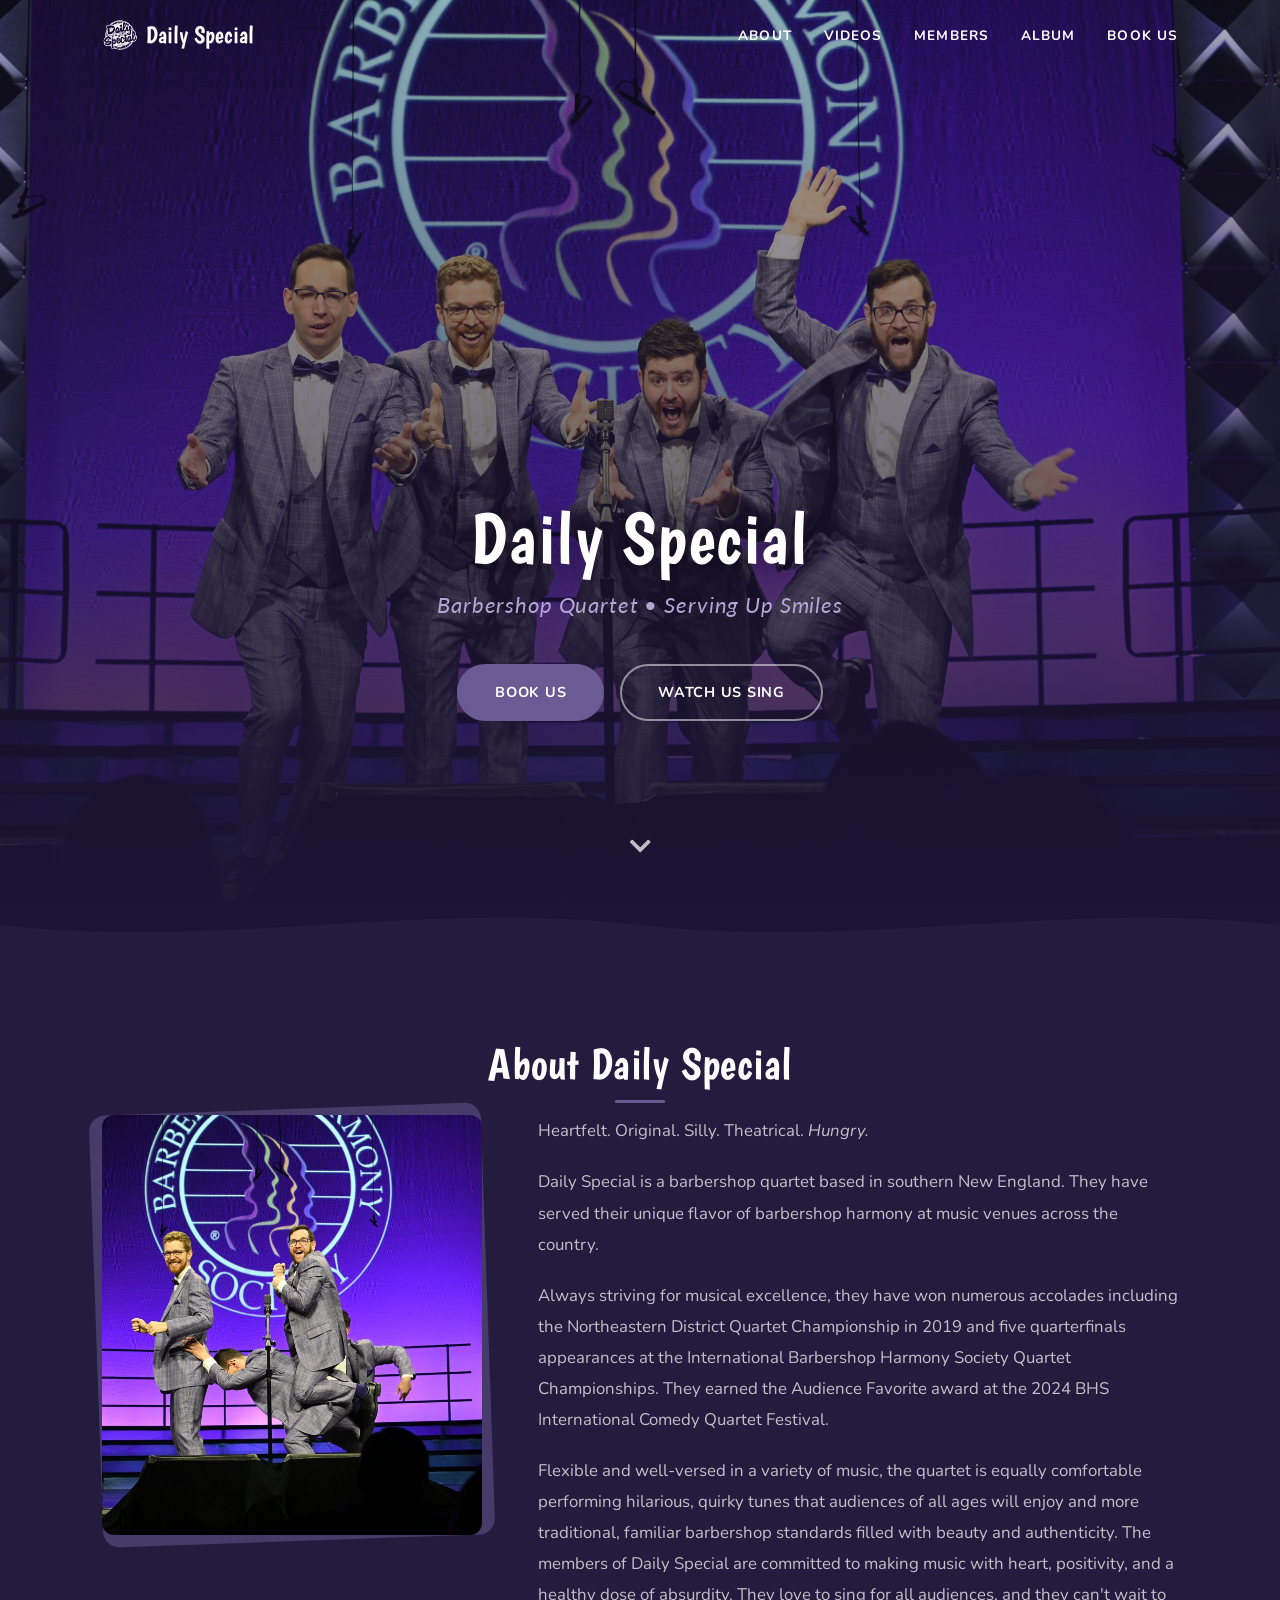
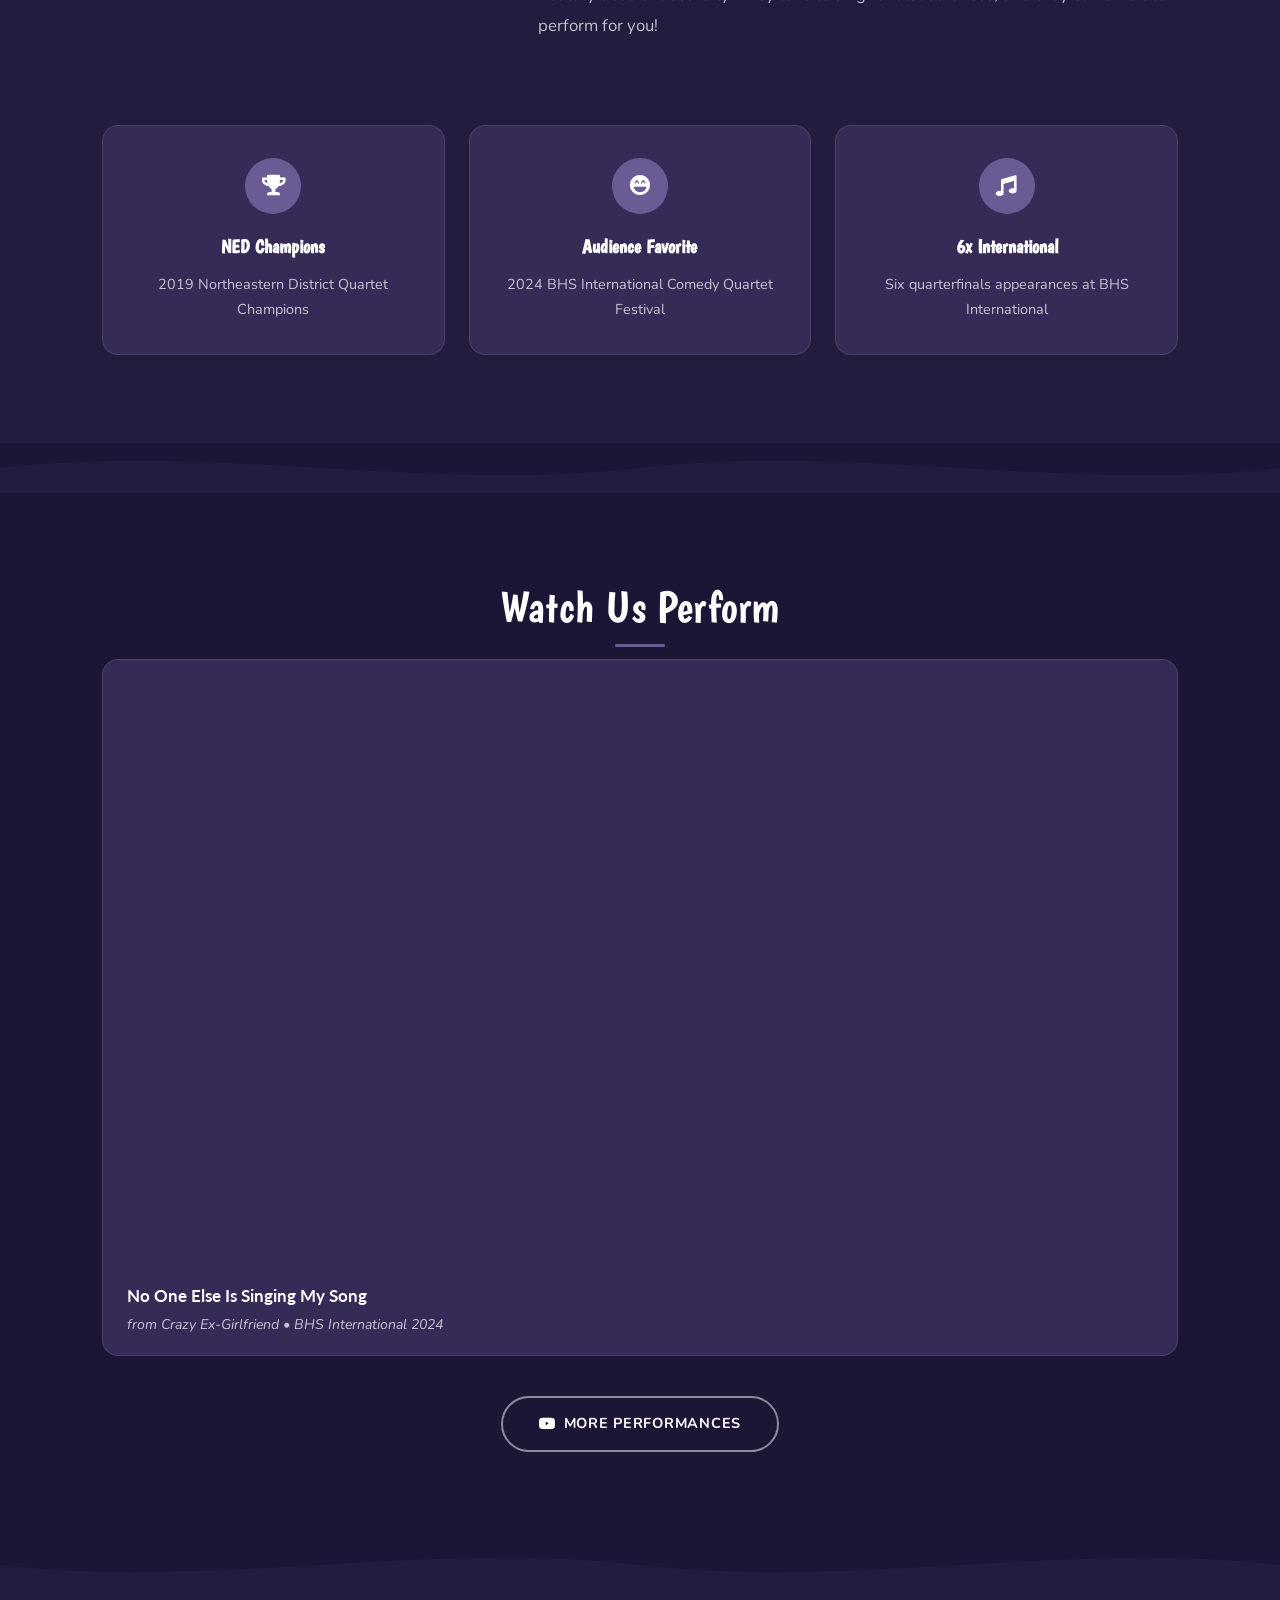
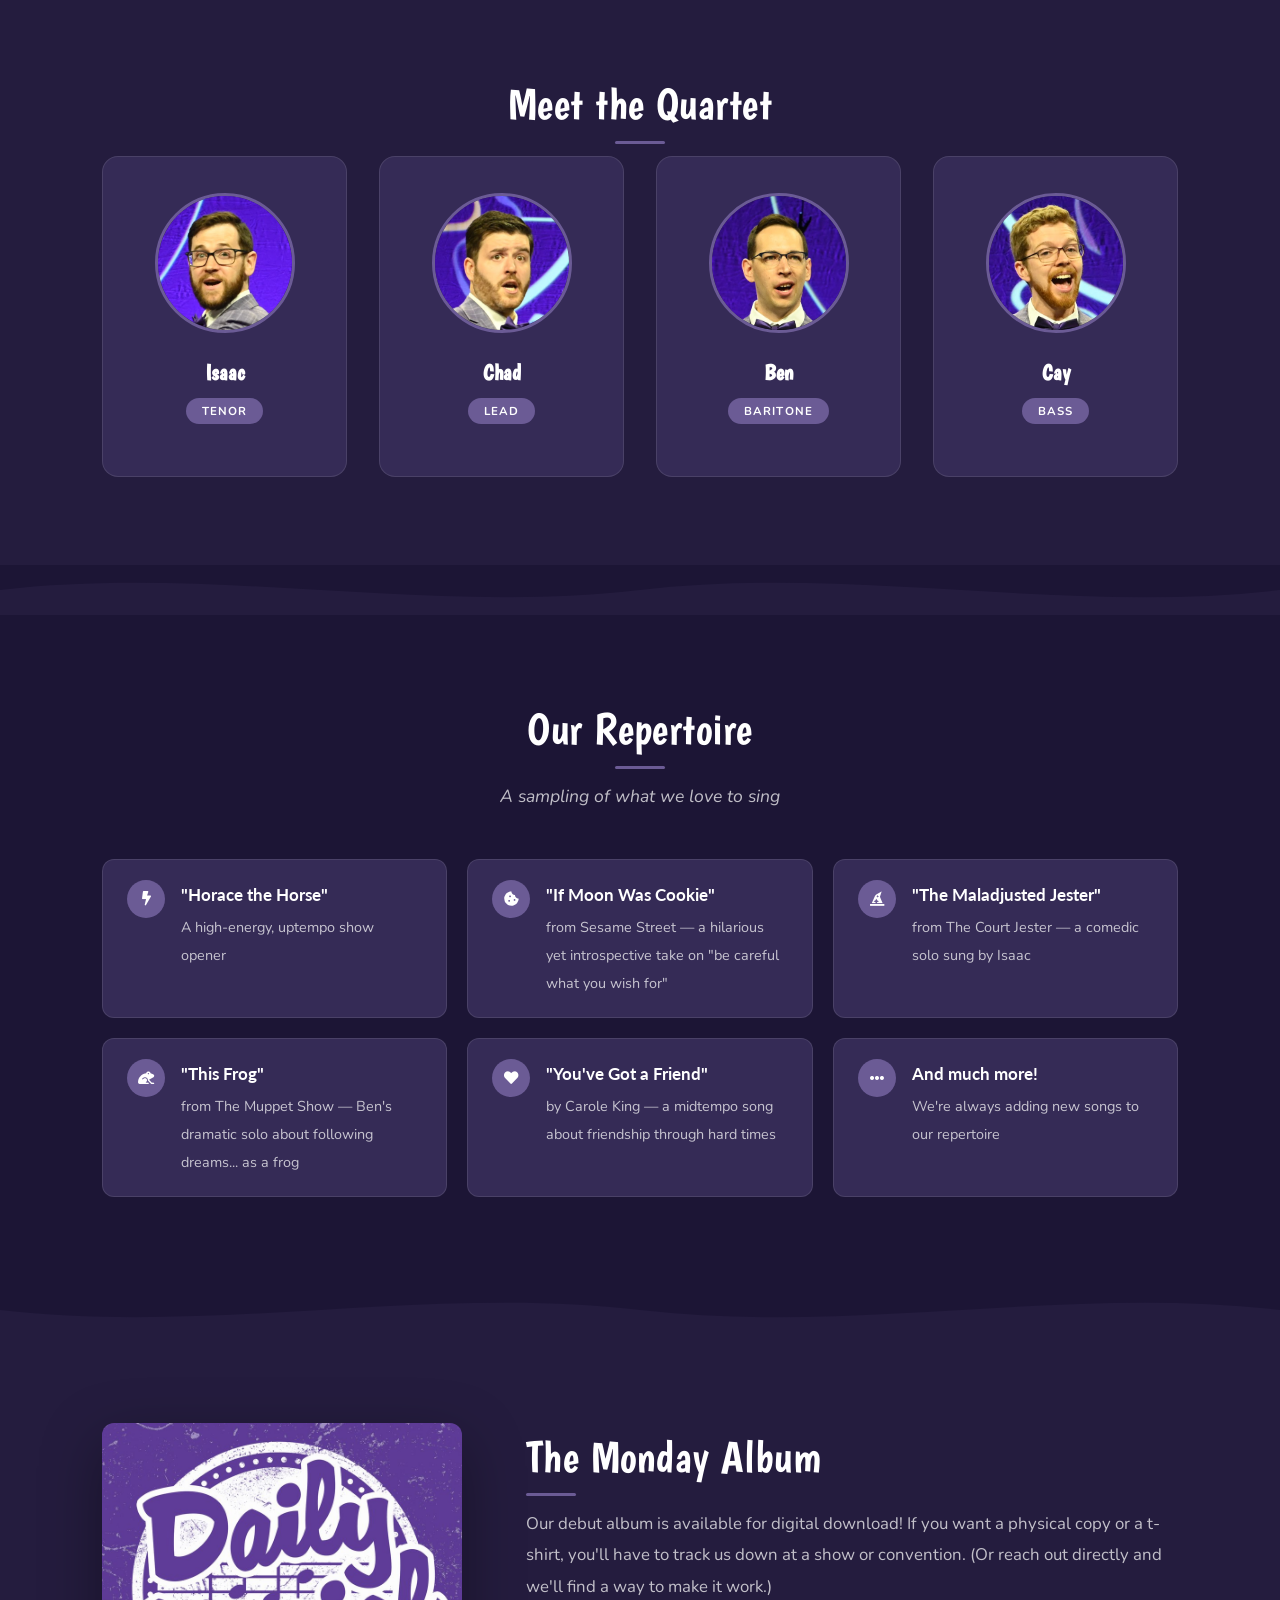
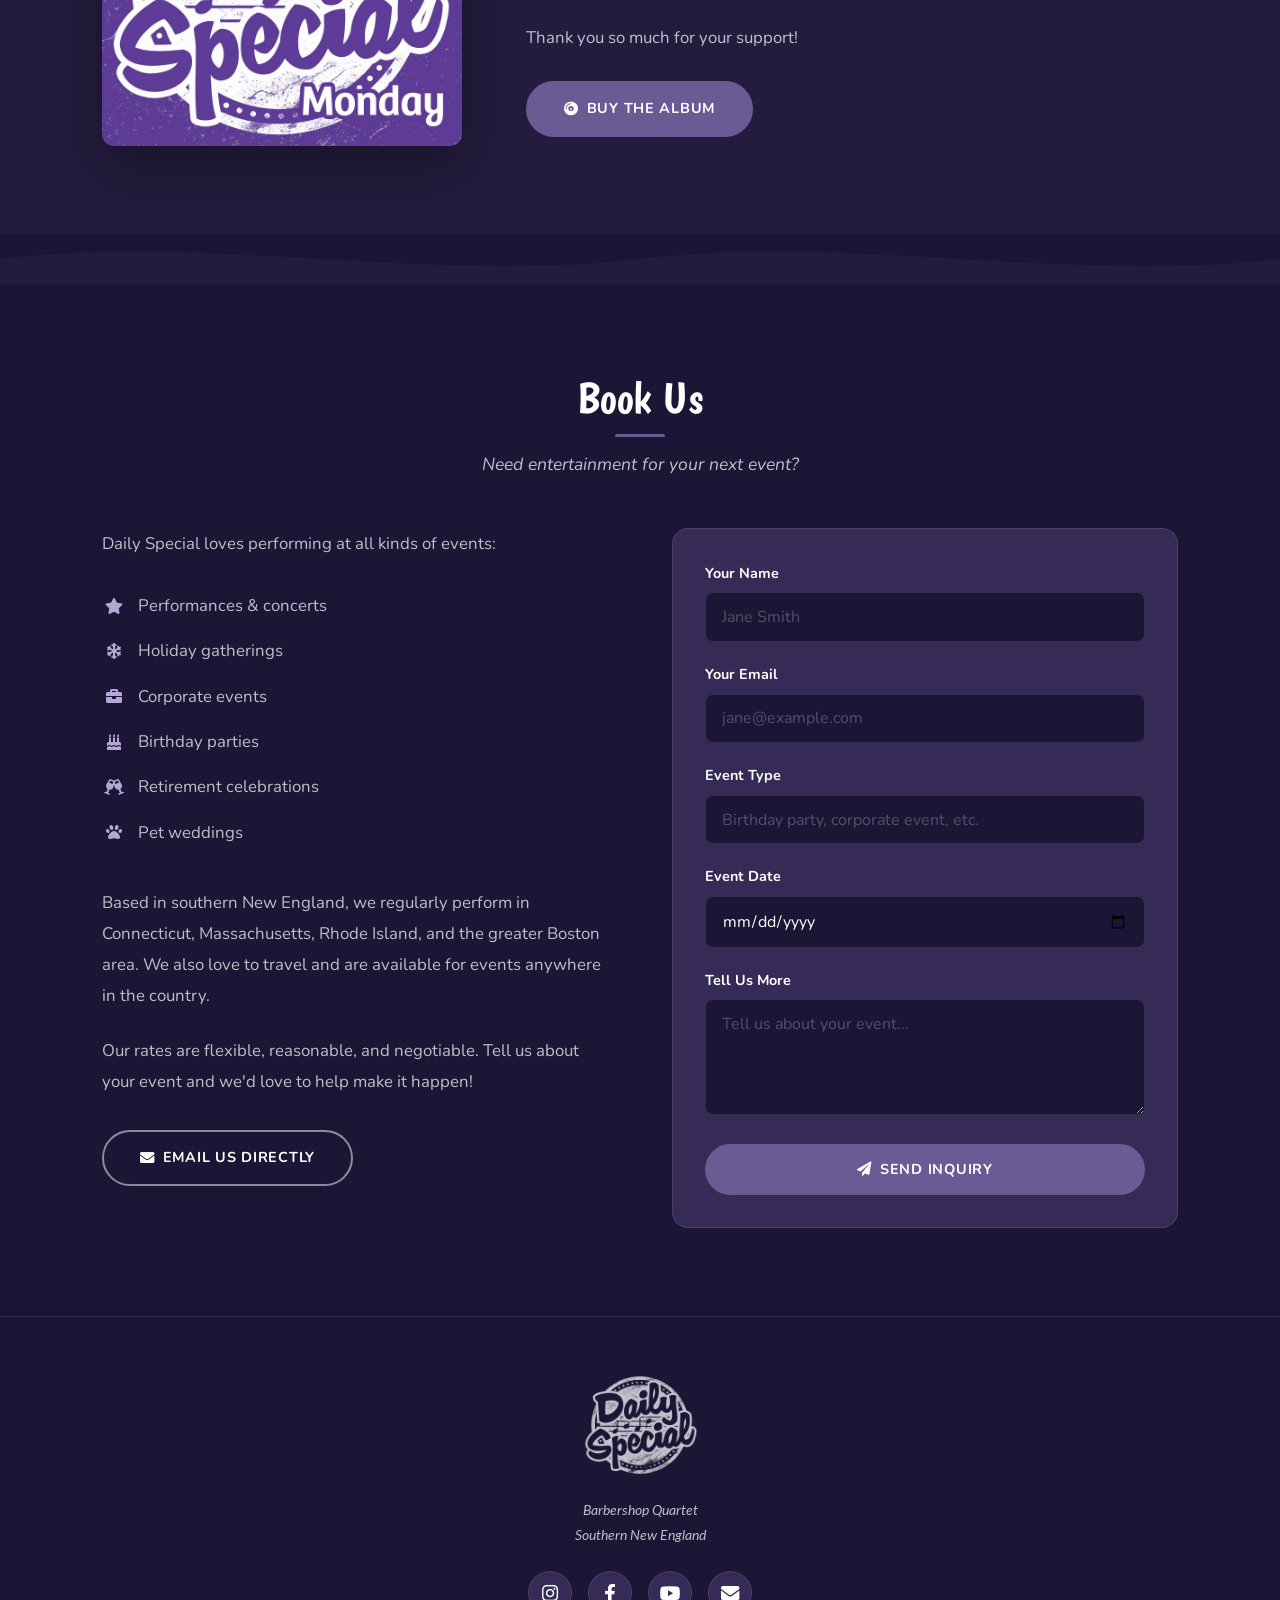
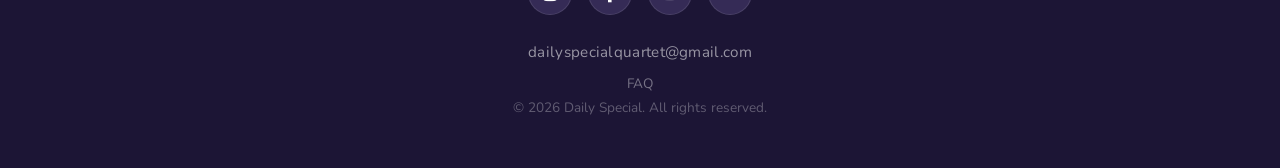
<file: index.html>
<!DOCTYPE html>
<html lang="en">
<head>
    <meta charset="utf-8" />
    <meta name="viewport" content="width=device-width, initial-scale=1" />
    <title>Daily Special | Award-Winning Barbershop Quartet | Boston & New England</title>
    <meta name="description" content="Daily Special is an award-winning barbershop quartet based in southern New England. Book us for weddings, corporate events, parties, and shows in Boston, Connecticut, Rhode Island, and beyond. NED Champions, BHS International competitors." />
    <meta name="keywords" content="barbershop quartet, Daily Special, a cappella, New England, Boston, Connecticut, Rhode Island, Massachusetts, live music, entertainment, booking, hire barbershop quartet, wedding singer, corporate event entertainment" />
    <link rel="canonical" href="https://dailyspecialquartet.com/" />

    <!-- Open Graph -->
    <meta property="og:title" content="Daily Special | Award-Winning Barbershop Quartet" />
    <meta property="og:description" content="Award-winning barbershop quartet based in southern New England. Book us for weddings, corporate events, parties, and shows in Boston and beyond!" />
    <meta property="og:image" content="https://dailyspecialquartet.com/images/hero.jpg" />
    <meta property="og:url" content="https://dailyspecialquartet.com" />
    <meta property="og:type" content="website" />
    <meta property="og:site_name" content="Daily Special Quartet" />

    <!-- Twitter Card -->
    <meta name="twitter:card" content="summary_large_image" />
    <meta name="twitter:title" content="Daily Special | Award-Winning Barbershop Quartet" />
    <meta name="twitter:description" content="Award-winning barbershop quartet based in southern New England. Harmony, comedy, and entertainment for any event." />
    <meta name="twitter:image" content="https://dailyspecialquartet.com/images/hero.jpg" />

    <!-- Geo targeting -->
    <meta name="geo.region" content="US-CT" />
    <meta name="geo.placename" content="New England" />

    <!-- Favicon -->
    <link rel="icon" type="image/png" href="favicon/favicon-32x32.png" sizes="32x32" />
    <link rel="icon" type="image/png" href="favicon/favicon-16x16.png" sizes="16x16" />
    <link rel="shortcut icon" href="favicon/favicon.ico" />

    <!-- Fonts -->
    <link rel="preconnect" href="https://fonts.googleapis.com" />
    <link rel="preconnect" href="https://fonts.gstatic.com" crossorigin />
    <link href="https://fonts.googleapis.com/css2?family=Boogaloo&family=Lato:ital,wght@0,400;0,700;1,400;1,700&family=Nunito:wght@400;600;700;800&display=swap" rel="stylesheet" />

    <!-- Font Awesome -->
    <link rel="stylesheet" href="assets/css/fontawesome-all.min.css" />

    <!-- Styles -->
    <link rel="stylesheet" href="assets/css/style.css" />

    <!-- Structured Data -->
    <script type="application/ld+json">
    {
        "@context": "https://schema.org",
        "@type": "MusicGroup",
        "name": "Daily Special",
        "url": "https://dailyspecialquartet.com",
        "logo": "https://dailyspecialquartet.com/images/ds-logo.png",
        "image": "https://dailyspecialquartet.com/images/hero.jpg",
        "description": "Daily Special is an award-winning barbershop quartet based in southern New England, performing comedy and harmony for audiences nationwide.",
        "genre": ["Barbershop", "A Cappella"],
        "email": "dailyspecialquartet@gmail.com",
        "foundingLocation": {
            "@type": "Place",
            "name": "Southern New England"
        },
        "areaServed": [
            {"@type": "State", "name": "Connecticut"},
            {"@type": "State", "name": "Massachusetts"},
            {"@type": "State", "name": "Rhode Island"},
            {"@type": "City", "name": "Boston"},
            {"@type": "Country", "name": "United States"}
        ],
        "member": [
            {"@type": "Person", "name": "Isaac", "roleName": "Tenor"},
            {"@type": "Person", "name": "Chad", "roleName": "Lead"},
            {"@type": "Person", "name": "Ben", "roleName": "Baritone"},
            {"@type": "Person", "name": "Cay", "roleName": "Bass"}
        ],
        "award": [
            "2019 Northeastern District Quartet Champion",
            "2024 BHS International Comedy Quartet Festival Audience Favorite",
            "Six-time BHS International Quartet Quarterfinals Competitor"
        ],
        "sameAs": [
            "https://www.instagram.com/dailyspecialquartet/",
            "https://www.facebook.com/DailySpecialQuartet/",
            "https://www.youtube.com/channel/UC4ajzhwAyzPS3xZKinlofOA"
        ],
        "album": {
            "@type": "MusicAlbum",
            "name": "The Monday Album",
            "url": "https://www.outerbridgemusic.com/dailyspecial/p/monday-album-digital-download"
        },
        "makesOffer": {
            "@type": "Offer",
            "itemOffered": {
                "@type": "Service",
                "name": "Live Barbershop Quartet Performance",
                "description": "Live a cappella entertainment for weddings, corporate events, birthday parties, holiday gatherings, retirement celebrations, and more.",
                "areaServed": "United States",
                "serviceType": "Live Music Entertainment"
            }
        }
    }
    </script>
</head>
<body>

    <!-- Nav -->
    <nav id="nav">
        <div class="nav-inner">
            <a href="#hero" class="nav-logo">
                <img src="images/ds-logo.png" alt="Daily Special" class="nav-logo-img" width="36" height="36" />
                Daily Special
            </a>
            <button class="nav-toggle" aria-label="Toggle menu">
                <span></span>
                <span></span>
                <span></span>
            </button>
            <ul class="nav-links">
                <li><a href="#about">About</a></li>
                <li><a href="#videos">Videos</a></li>
                <li><a href="#members">Members</a></li>
                <li><a href="#album">Album</a></li>
                <li><a href="#booking">Book Us</a></li>
            </ul>
        </div>
    </nav>

    <!-- Hero -->
    <section id="hero">
        <div class="hero-overlay"></div>
        <div class="hero-content">
            <h1>Daily Special</h1>
            <p class="hero-tagline">Barbershop Quartet &bull; Serving Up Smiles</p>
            <div class="hero-actions">
                <a href="#booking" class="btn btn-primary">Book Us</a>
                <a href="#videos" class="btn btn-outline">Watch Us Sing</a>
            </div>
        </div>
        <a href="#about" class="scroll-down" aria-label="Scroll to about section">
            <i class="fas fa-chevron-down"></i>
        </a>
    </section>

    <!-- Wave divider -->
    <div class="wave-divider">
        <svg viewBox="0 0 1200 120" preserveAspectRatio="none">
            <path d="M0,60 C200,120 400,0 600,60 C800,120 1000,0 1200,60 L1200,120 L0,120 Z" />
        </svg>
    </div>

    <!-- About -->
    <section id="about" class="section section-warm">
        <div class="container">
            <h2 class="section-title"><span class="title-accent">About Daily Special</span></h2>
            <div class="about-layout">
                <div class="about-image">
                    <div class="fun-frame">
                        <div class="fun-frame-crop">
                            <img src="images/about.jpg" alt="Daily Special barbershop quartet performing at BHS International competition in Denver" loading="lazy" />
                        </div>
                    </div>
                </div>
                <div class="about-text" id="about-text">
                    <p>Heartfelt. Original. Silly. Theatrical. <em>Hungry.</em></p>
                    <p>Daily Special is a barbershop quartet based in southern New England. They have served their unique flavor of barbershop harmony at music venues across the country.</p>
                    <p>Always striving for musical excellence, they have won numerous accolades including the Northeastern District Quartet Championship in 2019 and five quarterfinals appearances at the International Barbershop Harmony Society Quartet Championships. They earned the Audience Favorite award at the 2024 BHS International Comedy Quartet Festival.</p>
                    <p>Flexible and well-versed in a variety of music, the quartet is equally comfortable performing hilarious, quirky tunes that audiences of all ages will enjoy and more traditional, familiar barbershop standards filled with beauty and authenticity. The members of Daily Special are committed to making music with heart, positivity, and a healthy dose of absurdity. They love to sing for all audiences, and they can't wait to perform for you!</p>
                </div>
            </div>
            <div class="about-highlights">
                <div class="highlight">
                    <div class="highlight-icon"><i class="fas fa-trophy"></i></div>
                    <h3>NED Champions</h3>
                    <p>2019 Northeastern District Quartet Champions</p>
                </div>
                <div class="highlight">
                    <div class="highlight-icon"><i class="fas fa-laugh-beam"></i></div>
                    <h3>Audience Favorite</h3>
                    <p>2024 BHS International Comedy Quartet Festival</p>
                </div>
                <div class="highlight">
                    <div class="highlight-icon"><i class="fas fa-music"></i></div>
                    <h3>6x International</h3>
                    <p>Six quarterfinals appearances at BHS International</p>
                </div>
            </div>
        </div>
    </section>

    <!-- Wave divider -->
    <div class="wave-divider wave-flip">
        <svg viewBox="0 0 1200 120" preserveAspectRatio="none">
            <path d="M0,60 C200,120 400,0 600,60 C800,120 1000,0 1200,60 L1200,120 L0,120 Z" />
        </svg>
    </div>

    <!-- Videos -->
    <section id="videos" class="section section-dark">
        <div class="container">
            <h2 class="section-title"><span class="title-accent">Watch Us Perform</span></h2>
            <div class="videos-grid" id="videos-grid">
                <div class="video-card">
                    <div class="video-embed">
                        <iframe src="https://www.youtube-nocookie.com/embed/ND3zgBkulrA" title="No One Else Is Singing My Song - BHS International 2024" allow="accelerometer; autoplay; clipboard-write; encrypted-media; gyroscope; picture-in-picture" allowfullscreen loading="lazy"></iframe>
                    </div>
                    <div class="video-info">
                        <h3>No One Else Is Singing My Song</h3>
                        <p>from Crazy Ex-Girlfriend &bull; BHS International 2024</p>
                    </div>
                </div>
                <!-- Add more videos here: copy a video-card block and replace the YouTube embed URL and info -->

            </div>
            <div class="section-cta">
                <a href="https://www.youtube.com/channel/UC4ajzhwAyzPS3xZKinlofOA" class="btn btn-outline" target="_blank" rel="noopener noreferrer">
                    <i class="fab fa-youtube"></i> More Performances
                </a>
            </div>
        </div>
    </section>

    <!-- Wave divider -->
    <div class="wave-divider">
        <svg viewBox="0 0 1200 120" preserveAspectRatio="none">
            <path d="M0,60 C200,120 400,0 600,60 C800,120 1000,0 1200,60 L1200,120 L0,120 Z" />
        </svg>
    </div>

    <!-- Members -->
    <section id="members" class="section section-warm">
        <div class="container">
            <h2 class="section-title"><span class="title-accent">Meet the Quartet</span></h2>
            <div class="members-grid" id="members-grid">
                <div class="member-card">
                    <div class="member-photo">
                        <!-- Replace with actual headshot -->
                        <img src="images/isaac-head.png" alt="Isaac, tenor of Daily Special barbershop quartet" loading="lazy" />
                    </div>
                    <h3>Isaac</h3>
                    <span class="member-part">Tenor</span>
                    <p class="member-bio"></p>
                </div>
                <div class="member-card">
                    <div class="member-photo">
                        <img src="images/chad-head.png" alt="Chad, lead of Daily Special barbershop quartet" loading="lazy" />
                    </div>
                    <h3>Chad</h3>
                    <span class="member-part">Lead</span>
                    <p class="member-bio"></p>
                </div>
                <div class="member-card">
                    <div class="member-photo">
                        <img src="images/ben-head.png" alt="Ben, baritone of Daily Special barbershop quartet" loading="lazy" />
                    </div>
                    <h3>Ben</h3>
                    <span class="member-part">Baritone</span>
                    <p class="member-bio"></p>
                </div>
                <div class="member-card">
                    <div class="member-photo">
                        <img src="images/cay-head.png" alt="Cay, bass of Daily Special barbershop quartet" loading="lazy" />
                    </div>
                    <h3>Cay</h3>
                    <span class="member-part">Bass</span>
                    <p class="member-bio"></p>
                </div>
            </div>
        </div>
    </section>

    <!-- Wave divider -->
    <div class="wave-divider wave-flip">
        <svg viewBox="0 0 1200 120" preserveAspectRatio="none">
            <path d="M0,60 C200,120 400,0 600,60 C800,120 1000,0 1200,60 L1200,120 L0,120 Z" />
        </svg>
    </div>

    <!-- Repertoire -->
    <section id="repertoire" class="section section-dark">
        <div class="container">
            <h2 class="section-title"><span class="title-accent">Our Repertoire</span></h2>
            <p class="section-subtitle">A sampling of what we love to sing</p>
            <div class="repertoire-grid">
                <div class="repertoire-item">
                    <div class="rep-icon"><i class="fas fa-bolt"></i></div>
                    <div>
                        <strong>"Horace the Horse"</strong>
                        <span>A high-energy, uptempo show opener</span>
                    </div>
                </div>
                <div class="repertoire-item">
                    <div class="rep-icon"><i class="fas fa-cookie-bite"></i></div>
                    <div>
                        <strong>"If Moon Was Cookie"</strong>
                        <span>from Sesame Street &mdash; a hilarious yet introspective take on "be careful what you wish for"</span>
                    </div>
                </div>
                <div class="repertoire-item">
                    <div class="rep-icon"><i class="fas fa-hat-wizard"></i></div>
                    <div>
                        <strong>"The Maladjusted Jester"</strong>
                        <span>from The Court Jester &mdash; a comedic solo sung by Isaac</span>
                    </div>
                </div>
                <div class="repertoire-item">
                    <div class="rep-icon"><i class="fas fa-frog"></i></div>
                    <div>
                        <strong>"This Frog"</strong>
                        <span>from The Muppet Show &mdash; Ben's dramatic solo about following dreams... as a frog</span>
                    </div>
                </div>
                <div class="repertoire-item">
                    <div class="rep-icon"><i class="fas fa-heart"></i></div>
                    <div>
                        <strong>"You've Got a Friend"</strong>
                        <span>by Carole King &mdash; a midtempo song about friendship through hard times</span>
                    </div>
                </div>
                <div class="repertoire-item">
                    <div class="rep-icon"><i class="fas fa-ellipsis-h"></i></div>
                    <div>
                        <strong>And much more!</strong>
                        <span>We're always adding new songs to our repertoire</span>
                    </div>
                </div>
            </div>
        </div>
    </section>

    <!-- Wave divider -->
    <div class="wave-divider">
        <svg viewBox="0 0 1200 120" preserveAspectRatio="none">
            <path d="M0,60 C200,120 400,0 600,60 C800,120 1000,0 1200,60 L1200,120 L0,120 Z" />
        </svg>
    </div>

    <!-- Album -->
    <section id="album" class="section section-warm">
        <div class="container">
            <div class="album-layout">
                <div class="album-art">
                    <img src="images/monday-album.jpg" alt="The Monday Album cover art - debut album by Daily Special barbershop quartet" loading="lazy" />
                </div>
                <div class="album-info">
                    <h2 class="section-title"><span class="title-accent">The Monday Album</span></h2>
                    <p>Our debut album is available for digital download! If you want a physical copy or a t-shirt, you'll have to track us down at a show or convention. (Or reach out directly and we'll find a way to make it work.)</p>
                    <p>Thank you so much for your support!</p>
                    <a href="https://www.outerbridgemusic.com/dailyspecial/p/monday-album-digital-download" class="btn btn-primary" target="_blank" rel="noopener noreferrer">
                        <i class="fas fa-compact-disc"></i> Buy the Album
                    </a>
                </div>
            </div>
        </div>
    </section>

    <!-- Wave divider -->
    <div class="wave-divider wave-flip">
        <svg viewBox="0 0 1200 120" preserveAspectRatio="none">
            <path d="M0,60 C200,120 400,0 600,60 C800,120 1000,0 1200,60 L1200,120 L0,120 Z" />
        </svg>
    </div>

    <!-- Booking / Contact -->
    <section id="booking" class="section section-dark">
        <div class="container">
            <h2 class="section-title"><span class="title-accent">Book Us</span></h2>
            <p class="section-subtitle">Need entertainment for your next event?</p>
            <div class="booking-layout">
                <div class="booking-info">
                    <p>Daily Special loves performing at all kinds of events:</p>
                    <ul class="event-list">
                        <li><i class="fas fa-star"></i> Performances &amp; concerts</li>
                        <li><i class="fas fa-snowflake"></i> Holiday gatherings</li>
                        <li><i class="fas fa-briefcase"></i> Corporate events</li>
                        <li><i class="fas fa-birthday-cake"></i> Birthday parties</li>
                        <li><i class="fas fa-glass-cheers"></i> Retirement celebrations</li>
                        <li><i class="fas fa-paw"></i> Pet weddings</li>
                    </ul>
                    <p>Based in southern New England, we regularly perform in Connecticut, Massachusetts, Rhode Island, and the greater Boston area. We also love to travel and are available for events anywhere in the country.</p>
                    <p>Our rates are flexible, reasonable, and negotiable. Tell us about your event and we'd love to help make it happen!</p>
                    <div class="contact-direct">
                        <a href="mailto:dailyspecialquartet@gmail.com" class="btn btn-outline">
                            <i class="fas fa-envelope"></i> Email Us Directly
                        </a>
                    </div>
                </div>
                <div class="booking-form">
                    <form id="contact-form" action="https://formspree.io/f/maeejvng" method="POST">
                        <div class="form-group">
                            <label for="name">Your Name</label>
                            <input type="text" id="name" name="name" required placeholder="Jane Smith" />
                        </div>
                        <div class="form-group">
                            <label for="email">Your Email</label>
                            <input type="email" id="email" name="email" required placeholder="jane@example.com" />
                        </div>
                        <div class="form-group">
                            <label for="event-type">Event Type</label>
                            <input type="text" id="event-type" name="event_type" placeholder="Birthday party, corporate event, etc." />
                        </div>
                        <div class="form-group">
                            <label for="event-date">Event Date</label>
                            <input type="date" id="event-date" name="event_date" />
                        </div>
                        <div class="form-group">
                            <label for="message">Tell Us More</label>
                            <textarea id="message" name="message" rows="4" required placeholder="Tell us about your event..."></textarea>
                        </div>
                        <input type="hidden" name="_subject" value="New Booking Inquiry from Daily Special Website" />
                        <button type="submit" class="btn btn-primary btn-full">
                            <i class="fas fa-paper-plane"></i> Send Inquiry
                        </button>
                    </form>
                    <div id="form-status" class="form-status"></div>
                </div>
            </div>
        </div>
    </section>

    <!-- Footer -->
    <footer id="footer">
        <div class="container">
            <div class="footer-content">
                <div class="footer-brand">
                    <img src="images/ds-logo.png" alt="Daily Special" class="footer-logo" />
                    <p>Barbershop Quartet<br />Southern New England</p>
                </div>
                <div class="footer-social">
                    <a href="https://www.instagram.com/dailyspecialquartet/" target="_blank" rel="noopener noreferrer" aria-label="Instagram">
                        <i class="fab fa-instagram"></i>
                    </a>
                    <a href="https://www.facebook.com/DailySpecialQuartet/" target="_blank" rel="noopener noreferrer" aria-label="Facebook">
                        <i class="fab fa-facebook-f"></i>
                    </a>
                    <a href="https://www.youtube.com/channel/UC4ajzhwAyzPS3xZKinlofOA" target="_blank" rel="noopener noreferrer" aria-label="YouTube">
                        <i class="fab fa-youtube"></i>
                    </a>
                    <a href="mailto:dailyspecialquartet@gmail.com" aria-label="Email">
                        <i class="fas fa-envelope"></i>
                    </a>
                </div>
                <div class="footer-bottom">
                    <p class="footer-email">dailyspecialquartet@gmail.com</p>
                    <p><a href="faq.html" style="color: rgba(255,255,255,0.4); text-decoration: none;">FAQ</a></p>
                    <p>&copy; <span id="year"></span> Daily Special. All rights reserved.</p>
                </div>
            </div>
        </div>
    </footer>

    <!-- Scripts -->
    <script src="assets/js/app.js"></script>
</body>
</html>
</file>
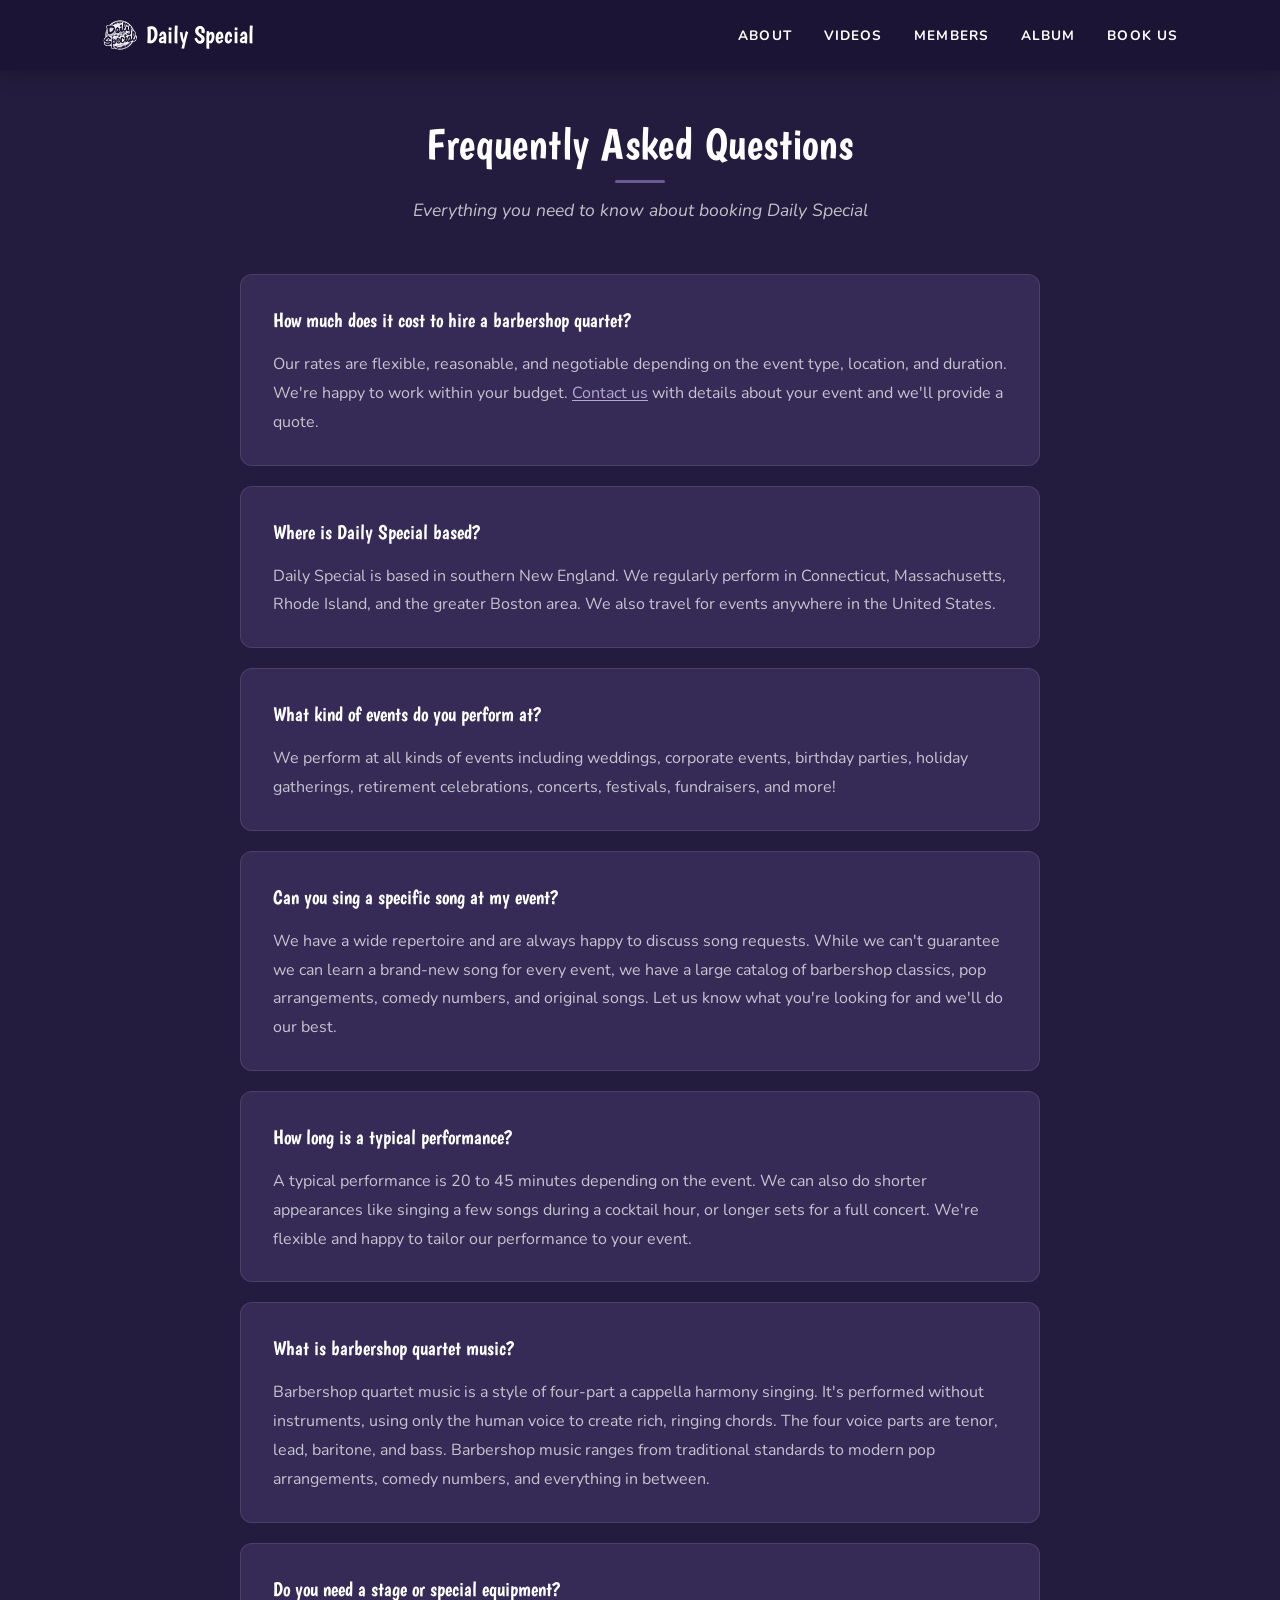
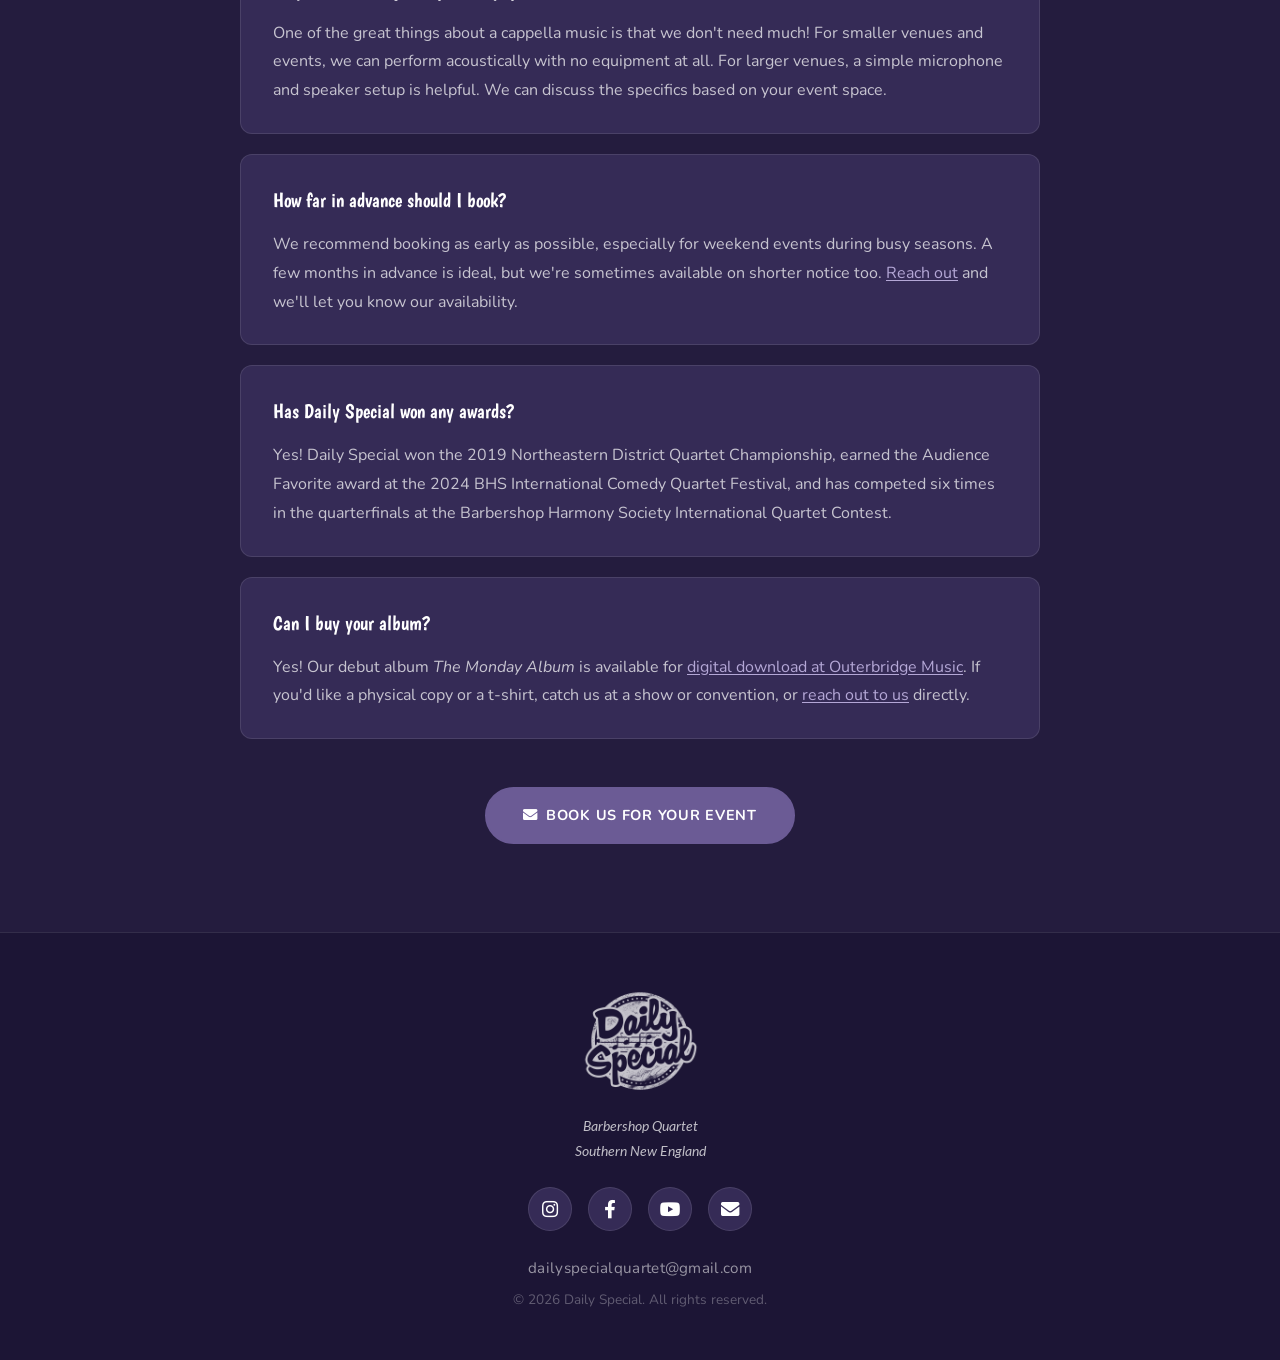
<file: faq.html>
<!DOCTYPE html>
<html lang="en">
<head>
    <meta charset="utf-8" />
    <meta name="viewport" content="width=device-width, initial-scale=1" />
    <title>FAQ | Daily Special Barbershop Quartet | Booking & Performance Questions</title>
    <meta name="description" content="Frequently asked questions about hiring Daily Special, an award-winning barbershop quartet in New England. Learn about booking, pricing, song requests, and what to expect at your event." />
    <link rel="canonical" href="https://dailyspecialquartet.com/faq.html" />

    <!-- Open Graph -->
    <meta property="og:title" content="FAQ | Daily Special Barbershop Quartet" />
    <meta property="og:description" content="Frequently asked questions about hiring Daily Special for your event." />
    <meta property="og:image" content="https://dailyspecialquartet.com/images/hero.jpg" />
    <meta property="og:url" content="https://dailyspecialquartet.com/faq.html" />
    <meta property="og:type" content="website" />

    <!-- Favicon -->
    <link rel="icon" type="image/png" href="favicon/favicon-32x32.png" sizes="32x32" />
    <link rel="icon" type="image/png" href="favicon/favicon-16x16.png" sizes="16x16" />
    <link rel="shortcut icon" href="favicon/favicon.ico" />

    <!-- Fonts -->
    <link rel="preconnect" href="https://fonts.googleapis.com" />
    <link rel="preconnect" href="https://fonts.gstatic.com" crossorigin />
    <link href="https://fonts.googleapis.com/css2?family=Boogaloo&family=Lato:ital,wght@0,400;0,700;1,400;1,700&family=Nunito:wght@400;600;700;800&display=swap" rel="stylesheet" />

    <!-- Font Awesome -->
    <link rel="stylesheet" href="assets/css/fontawesome-all.min.css" />

    <!-- Styles -->
    <link rel="stylesheet" href="assets/css/style.css" />

    <!-- FAQ Structured Data -->
    <script type="application/ld+json">
    {
        "@context": "https://schema.org",
        "@type": "FAQPage",
        "mainEntity": [
            {
                "@type": "Question",
                "name": "How much does it cost to hire a barbershop quartet?",
                "acceptedAnswer": {
                    "@type": "Answer",
                    "text": "Our rates are flexible, reasonable, and negotiable depending on the event type, location, and duration. We're happy to work within your budget. Contact us with details about your event and we'll provide a quote."
                }
            },
            {
                "@type": "Question",
                "name": "Where is Daily Special based?",
                "acceptedAnswer": {
                    "@type": "Answer",
                    "text": "Daily Special is based in southern New England. We regularly perform in Connecticut, Massachusetts, Rhode Island, New Hampshire, Vermont, and the greater Boston area. We also travel for events anywhere in the United States."
                }
            },
            {
                "@type": "Question",
                "name": "What kind of events do you perform at?",
                "acceptedAnswer": {
                    "@type": "Answer",
                    "text": "We perform at all kinds of events including concerts, weddings, corporate events, birthday parties, holiday gatherings, retirement celebrations, festivals, fundraisers, and more."
                }
            },
            {
                "@type": "Question",
                "name": "Can you sing a specific song at my event?",
                "acceptedAnswer": {
                    "@type": "Answer",
                    "text": "We have a wide repertoire and are always happy to discuss song requests. While we can't guarantee we can learn a brand-new song for every event, we have a large catalog of barbershop classics, pop arrangements, comedy numbers, and original songs. Let us know what you're looking for and we'll do our best."
                }
            },
            {
                "@type": "Question",
                "name": "How long is a typical performance?",
                "acceptedAnswer": {
                    "@type": "Answer",
                    "text": "A typical performance is 20 to 45 minutes depending on the event. We can also do shorter appearances like singing a few songs during a cocktail hour, or longer sets for a full concert. We're flexible and happy to tailor our performance to your event."
                }
            },
            {
                "@type": "Question",
                "name": "What is barbershop quartet music?",
                "acceptedAnswer": {
                    "@type": "Answer",
                    "text": "Barbershop quartet music is a style of four-part a cappella harmony singing. It's performed without instruments, using only the human voice to create rich, ringing chords. The four voice parts are tenor, lead, baritone, and bass. Barbershop music ranges from traditional standards to modern pop arrangements, comedy numbers, and everything in between."
                }
            },
            {
                "@type": "Question",
                "name": "Do you need a stage or special equipment?",
                "acceptedAnswer": {
                    "@type": "Answer",
                    "text": "One of the great things about a cappella music is that we don't need much! For smaller venues and events, we can perform acoustically with no equipment at all. For larger venues, a simple microphone and speaker setup is helpful. We can discuss the specifics based on your event space."
                }
            },
            {
                "@type": "Question",
                "name": "How far in advance should I book?",
                "acceptedAnswer": {
                    "@type": "Answer",
                    "text": "We recommend booking as early as possible, especially for weekend events during busy seasons. A few weeks to a few months in advance is ideal, but we're sometimes available on shorter notice too. Reach out and we'll let you know our availability."
                }
            },
            {
                "@type": "Question",
                "name": "Has Daily Special won any awards?",
                "acceptedAnswer": {
                    "@type": "Answer",
                    "text": "Yes! Daily Special won the 2019 Northeastern District Quartet Championship, earned the Audience Favorite award at the 2024 BHS International Comedy Quartet Festival, and has competed six times in the quarterfinals at the Barbershop Harmony Society International Quartet Championships."
                }
            },
            {
                "@type": "Question",
                "name": "Can I buy your album?",
                "acceptedAnswer": {
                    "@type": "Answer",
                    "text": "Yes! Our debut album 'The Monday Album' is available for digital download at Outerbridge Music. If you'd like a physical copy or a t-shirt, catch us at a show or convention, or reach out to us directly."
                }
            }
        ]
    }
    </script>
</head>
<body>

    <!-- Nav -->
    <nav id="nav" class="scrolled">
        <div class="nav-inner">
            <a href="/" class="nav-logo">
                <img src="images/ds-logo.png" alt="Daily Special" class="nav-logo-img" width="36" height="36" />
                Daily Special
            </a>
            <button class="nav-toggle" aria-label="Toggle menu">
                <span></span>
                <span></span>
                <span></span>
            </button>
            <ul class="nav-links">
                <li><a href="/#about">About</a></li>
                <li><a href="/#videos">Videos</a></li>
                <li><a href="/#members">Members</a></li>
                <li><a href="/#album">Album</a></li>
                <li><a href="/#booking">Book Us</a></li>
            </ul>
        </div>
    </nav>

    <section class="section section-warm" style="padding-top: calc(var(--nav-height) + 3rem);">
        <div class="container">
            <h1 class="section-title"><span class="title-accent">Frequently Asked Questions</span></h1>
            <p class="section-subtitle">Everything you need to know about booking Daily Special</p>

            <div class="faq-list">
                <div class="faq-item">
                    <h2 class="faq-question">How much does it cost to hire a barbershop quartet?</h2>
                    <p class="faq-answer">Our rates are flexible, reasonable, and negotiable depending on the event type, location, and duration. We're happy to work within your budget. <a href="/#booking">Contact us</a> with details about your event and we'll provide a quote.</p>
                </div>

                <div class="faq-item">
                    <h2 class="faq-question">Where is Daily Special based?</h2>
                    <p class="faq-answer">Daily Special is based in southern New England. We regularly perform in Connecticut, Massachusetts, Rhode Island, and the greater Boston area. We also travel for events anywhere in the United States.</p>
                </div>

                <div class="faq-item">
                    <h2 class="faq-question">What kind of events do you perform at?</h2>
                    <p class="faq-answer">We perform at all kinds of events including weddings, corporate events, birthday parties, holiday gatherings, retirement celebrations, concerts, festivals, fundraisers, and more!</p>
                </div>

                <div class="faq-item">
                    <h2 class="faq-question">Can you sing a specific song at my event?</h2>
                    <p class="faq-answer">We have a wide repertoire and are always happy to discuss song requests. While we can't guarantee we can learn a brand-new song for every event, we have a large catalog of barbershop classics, pop arrangements, comedy numbers, and original songs. Let us know what you're looking for and we'll do our best.</p>
                </div>

                <div class="faq-item">
                    <h2 class="faq-question">How long is a typical performance?</h2>
                    <p class="faq-answer">A typical performance is 20 to 45 minutes depending on the event. We can also do shorter appearances like singing a few songs during a cocktail hour, or longer sets for a full concert. We're flexible and happy to tailor our performance to your event.</p>
                </div>

                <div class="faq-item">
                    <h2 class="faq-question">What is barbershop quartet music?</h2>
                    <p class="faq-answer">Barbershop quartet music is a style of four-part a cappella harmony singing. It's performed without instruments, using only the human voice to create rich, ringing chords. The four voice parts are tenor, lead, baritone, and bass. Barbershop music ranges from traditional standards to modern pop arrangements, comedy numbers, and everything in between.</p>
                </div>

                <div class="faq-item">
                    <h2 class="faq-question">Do you need a stage or special equipment?</h2>
                    <p class="faq-answer">One of the great things about a cappella music is that we don't need much! For smaller venues and events, we can perform acoustically with no equipment at all. For larger venues, a simple microphone and speaker setup is helpful. We can discuss the specifics based on your event space.</p>
                </div>

                <div class="faq-item">
                    <h2 class="faq-question">How far in advance should I book?</h2>
                    <p class="faq-answer">We recommend booking as early as possible, especially for weekend events during busy seasons. A few months in advance is ideal, but we're sometimes available on shorter notice too. <a href="/#booking">Reach out</a> and we'll let you know our availability.</p>
                </div>

                <div class="faq-item">
                    <h2 class="faq-question">Has Daily Special won any awards?</h2>
                    <p class="faq-answer">Yes! Daily Special won the 2019 Northeastern District Quartet Championship, earned the Audience Favorite award at the 2024 BHS International Comedy Quartet Festival, and has competed six times in the quarterfinals at the Barbershop Harmony Society International Quartet Contest.</p>
                </div>

                <div class="faq-item">
                    <h2 class="faq-question">Can I buy your album?</h2>
                    <p class="faq-answer">Yes! Our debut album <em>The Monday Album</em> is available for <a href="https://www.outerbridgemusic.com/dailyspecial/p/monday-album-digital-download" target="_blank" rel="noopener noreferrer">digital download at Outerbridge Music</a>. If you'd like a physical copy or a t-shirt, catch us at a show or convention, or <a href="/#booking">reach out to us</a> directly.</p>
                </div>
            </div>

            <div class="section-cta" style="margin-top: 3rem;">
                <a href="/#booking" class="btn btn-primary">
                    <i class="fas fa-envelope"></i> Book Us for Your Event
                </a>
            </div>
        </div>
    </section>

    <!-- Footer -->
    <footer id="footer">
        <div class="container">
            <div class="footer-content">
                <div class="footer-brand">
                    <img src="images/ds-logo.png" alt="Daily Special barbershop quartet logo" class="footer-logo" />
                    <p>Barbershop Quartet<br />Southern New England</p>
                </div>
                <div class="footer-social">
                    <a href="https://www.instagram.com/dailyspecialquartet/" target="_blank" rel="noopener noreferrer" aria-label="Instagram">
                        <i class="fab fa-instagram"></i>
                    </a>
                    <a href="https://www.facebook.com/DailySpecialQuartet/" target="_blank" rel="noopener noreferrer" aria-label="Facebook">
                        <i class="fab fa-facebook-f"></i>
                    </a>
                    <a href="https://www.youtube.com/channel/UC4ajzhwAyzPS3xZKinlofOA" target="_blank" rel="noopener noreferrer" aria-label="YouTube">
                        <i class="fab fa-youtube"></i>
                    </a>
                    <a href="mailto:dailyspecialquartet@gmail.com" aria-label="Email">
                        <i class="fas fa-envelope"></i>
                    </a>
                </div>
                <div class="footer-bottom">
                    <p class="footer-email">dailyspecialquartet@gmail.com</p>
                    <p>&copy; <span id="year"></span> Daily Special. All rights reserved.</p>
                </div>
            </div>
        </div>
    </footer>

    <script>
        // Year + mobile nav toggle for FAQ page
        document.addEventListener('DOMContentLoaded', function() {
            var y = document.getElementById('year');
            if (y) y.textContent = new Date().getFullYear();

            var toggle = document.querySelector('.nav-toggle');
            var links = document.querySelector('.nav-links');
            if (toggle && links) {
                toggle.addEventListener('click', function() {
                    toggle.classList.toggle('active');
                    links.classList.toggle('open');
                });
            }
        });
    </script>
</body>
</html>
</file>
<file: assets/css/style.css>
/* ============================================
   Daily Special - Barbershop Quartet Website
   Color palette derived from Monday album art
   ============================================ */

/* --- CSS Variables --- */
:root {
    /* Album-matched purples */
    --purple-brand: #6B5B95;
    --purple-deep: #1C1535;
    --purple-dark: #241C3E;
    --purple-mid: #352B56;
    --purple-light: #8E7CC3;
    --purple-lighter: #B4A7D6;
    --purple-glow: rgba(107, 91, 149, 0.35);

    --white: #ffffff;
    --white-soft: #f0ecf5;
    --white-muted: rgba(255, 255, 255, 0.72);
    --white-faint: rgba(255, 255, 255, 0.1);

    --bg-primary: #1C1535;
    --bg-alt: #241C3E;

    --font-display: 'Boogaloo', cursive;
    --font-heading: 'Lato', 'Open Sans', sans-serif;
    --font-body: 'Nunito', 'Open Sans', Helvetica, sans-serif;
    --transition: 0.3s ease;
    --container-width: 1140px;
    --nav-height: 70px;
    --radius: 12px;
    --radius-lg: 16px;
}

/* --- Reset --- */
*, *::before, *::after {
    margin: 0;
    padding: 0;
    box-sizing: border-box;
}

html {
    scroll-behavior: smooth;
    scroll-padding-top: var(--nav-height);
}

body {
    font-family: var(--font-body);
    color: var(--white);
    background: var(--bg-primary);
    line-height: 1.75;
    font-size: 16px;
    -webkit-font-smoothing: antialiased;
}

img {
    max-width: 100%;
    height: auto;
    display: block;
}

a {
    color: var(--purple-lighter);
    text-decoration: none;
    transition: color var(--transition);
}

a:hover {
    color: var(--white);
}

ul {
    list-style: none;
}

/* --- Container --- */
.container {
    max-width: var(--container-width);
    margin: 0 auto;
    padding: 0 2rem;
}

/* --- Section Base --- */
.section {
    padding: 5.5rem 0;
    position: relative;
}

.section-warm {
    background: var(--bg-alt);
}

.section-dark {
    background: var(--bg-primary);
}

.section-title {
    font-family: var(--font-display);
    font-size: 2.75rem;
    font-weight: 400;
    text-align: center;
    margin-bottom: 0.75rem;
    letter-spacing: 0.01em;
    line-height: 1.2;
}

.title-accent {
    display: inline-block;
    position: relative;
}

.title-accent::after {
    content: '';
    display: block;
    width: 50px;
    height: 3px;
    background: var(--purple-brand);
    margin: 0.6rem auto 0;
    border-radius: 2px;
}

.section-subtitle {
    text-align: center;
    color: var(--white-muted);
    font-size: 1.1rem;
    margin-bottom: 3rem;
    font-style: italic;
}

/* --- Wave Dividers --- */
.wave-divider {
    height: 50px;
    overflow: hidden;
    line-height: 0;
    background: var(--bg-primary);
}

.wave-divider svg {
    width: 100%;
    height: 100%;
}

.wave-divider svg path {
    fill: var(--bg-alt);
}

.wave-divider.wave-flip {
    background: var(--bg-alt);
    transform: scaleY(-1);
}

.wave-divider.wave-flip svg path {
    fill: var(--bg-primary);
}

/* --- Buttons --- */
.btn {
    display: inline-flex;
    align-items: center;
    gap: 0.5rem;
    padding: 0.85rem 2.25rem;
    border-radius: 50px;
    font-family: var(--font-body);
    font-size: 0.9rem;
    font-weight: 700;
    letter-spacing: 0.05em;
    text-transform: uppercase;
    text-decoration: none;
    cursor: pointer;
    transition: all var(--transition);
    border: 2px solid transparent;
}

.btn-primary {
    background: var(--purple-brand);
    color: var(--white);
    border-color: var(--purple-brand);
}

.btn-primary:hover {
    background: var(--purple-light);
    border-color: var(--purple-light);
    color: var(--white);
    transform: translateY(-2px);
    box-shadow: 0 8px 25px var(--purple-glow);
}

.btn-outline {
    background: transparent;
    color: var(--white);
    border-color: rgba(255, 255, 255, 0.5);
}

.btn-outline:hover {
    background: var(--white);
    color: var(--purple-deep);
    border-color: var(--white);
    transform: translateY(-2px);
}

.btn-full {
    width: 100%;
    justify-content: center;
}

/* ============================================
   Navigation
   ============================================ */
#nav {
    position: fixed;
    top: 0;
    left: 0;
    right: 0;
    z-index: 1000;
    background: transparent;
    transition: background var(--transition), box-shadow var(--transition);
    height: var(--nav-height);
}

#nav.scrolled {
    background: rgba(28, 21, 53, 0.95);
    backdrop-filter: blur(12px);
    box-shadow: 0 2px 20px rgba(0, 0, 0, 0.3);
}

.nav-inner {
    max-width: var(--container-width);
    margin: 0 auto;
    padding: 0 2rem;
    display: flex;
    align-items: center;
    justify-content: space-between;
    height: 100%;
}

.nav-logo {
    font-family: var(--font-display);
    font-size: 1.5rem;
    color: var(--white);
    text-decoration: none;
    display: flex;
    align-items: center;
    gap: 0.5rem;
}

.nav-logo:hover {
    color: var(--purple-lighter);
}

.nav-logo-img {
    width: 36px !important;
    height: 36px !important;
    max-width: 36px !important;
    max-height: 36px !important;
    object-fit: contain;
    flex-shrink: 0;
    display: inline-block;
}

.nav-links {
    display: flex;
    gap: 2rem;
}

.nav-links a {
    color: var(--white);
    font-size: 0.85rem;
    font-weight: 700;
    letter-spacing: 0.08em;
    text-transform: uppercase;
    text-decoration: none;
    position: relative;
    padding: 0.25rem 0;
}

.nav-links a::after {
    content: '';
    position: absolute;
    bottom: -2px;
    left: 0;
    width: 0;
    height: 2px;
    background: var(--purple-lighter);
    border-radius: 2px;
    transition: width var(--transition);
}

.nav-links a:hover::after,
.nav-links a.active::after {
    width: 100%;
}

/* Mobile Nav Toggle */
.nav-toggle {
    display: none;
    flex-direction: column;
    gap: 5px;
    background: none;
    border: none;
    cursor: pointer;
    padding: 5px;
}

.nav-toggle span {
    display: block;
    width: 25px;
    height: 2px;
    background: var(--white);
    border-radius: 2px;
    transition: all var(--transition);
}

.nav-toggle.active span:nth-child(1) {
    transform: rotate(45deg) translate(5px, 5px);
}

.nav-toggle.active span:nth-child(2) {
    opacity: 0;
}

.nav-toggle.active span:nth-child(3) {
    transform: rotate(-45deg) translate(5px, -5px);
}

/* ============================================
   Hero
   ============================================ */
#hero {
    position: relative;
    min-height: 100vh;
    display: flex;
    align-items: center;
    justify-content: center;
    text-align: center;
    background: url('../../images/hero.jpg') center top / cover no-repeat;
    overflow: hidden;
}

.hero-overlay {
    position: absolute;
    inset: 0;
    background: linear-gradient(
        180deg,
        rgba(28, 21, 53, 0.35) 0%,
        rgba(28, 21, 53, 0.6) 50%,
        rgba(28, 21, 53, 0.97) 100%
    );
}

.hero-content {
    position: relative;
    z-index: 1;
    padding: 2rem;
    padding-top: 22rem;
}

#hero h1 {
    font-family: var(--font-display);
    font-size: 4.5rem;
    font-weight: 400;
    letter-spacing: 0.02em;
    margin-bottom: 0.5rem;
    text-shadow: 0 4px 30px rgba(0, 0, 0, 0.5);
    line-height: 1.1;
}

.hero-tagline {
    font-family: var(--font-heading);
    font-style: italic;
    font-size: 1.35rem;
    color: var(--purple-lighter);
    margin-bottom: 2.5rem;
    letter-spacing: 0.04em;
    font-weight: 400;
}

.hero-actions {
    display: flex;
    gap: 1rem;
    justify-content: center;
    flex-wrap: wrap;
}

.scroll-down {
    position: absolute;
    bottom: 2rem;
    left: 50%;
    transform: translateX(-50%);
    z-index: 1;
    color: var(--white-muted);
    font-size: 1.5rem;
    animation: bounce 2.5s infinite;
    text-decoration: none;
    border: none;
}

.scroll-down:hover {
    color: var(--white);
}

@keyframes bounce {
    0%, 20%, 50%, 80%, 100% { transform: translateX(-50%) translateY(0); }
    40% { transform: translateX(-50%) translateY(-10px); }
    60% { transform: translateX(-50%) translateY(-5px); }
}

/* ============================================
   About
   ============================================ */
.about-layout {
    display: grid;
    grid-template-columns: auto 1fr;
    gap: 3.5rem;
    align-items: start;
    margin-bottom: 4rem;
}


.about-text p {
    color: var(--white-muted);
    margin-bottom: 1.25rem;
    font-size: 1.05rem;
    line-height: 1.85;
}

/* Photo frame */
.fun-frame {
    position: relative;
    display: inline-block;
    width: 380px;
}

/* Decorative tilted border behind the image */
.fun-frame::before {
    content: '';
    position: absolute;
    inset: -6px;
    background: var(--purple-brand);
    border-radius: var(--radius-lg);
    transform: rotate(-2deg);
    z-index: 0;
    opacity: 0.5;
}

/* Crop window — clips the image */
.fun-frame-crop {
    position: relative;
    z-index: 1;
    width: 100%;
    height: 420px;
    overflow: hidden;
    border-radius: var(--radius);
}

.fun-frame-crop img {
    width: 100%;
    height: 100%;
    object-fit: cover;
    /* Focus on the quartet, cropping audience at bottom and column at right */
    object-position: 30% 25%;
    display: block;
    transition: transform var(--transition);
}

.fun-frame:hover .fun-frame-crop img {
    transform: scale(1.02);
}

.about-highlights {
    display: grid;
    grid-template-columns: repeat(3, 1fr);
    gap: 1.5rem;
    text-align: center;
}

.highlight {
    padding: 2rem 1.5rem;
    background: var(--purple-mid);
    border-radius: var(--radius-lg);
    transition: transform var(--transition);
    border: 1px solid var(--white-faint);
}

.highlight:hover {
    transform: translateY(-4px);
}

.highlight-icon {
    width: 56px;
    height: 56px;
    margin: 0 auto 1rem;
    background: var(--purple-brand);
    border-radius: 50%;
    display: flex;
    align-items: center;
    justify-content: center;
    font-size: 1.3rem;
    color: var(--white);
}

.highlight h3 {
    font-family: var(--font-display);
    font-size: 1.2rem;
    margin-bottom: 0.5rem;
    color: var(--white);
}

.highlight p {
    color: var(--white-muted);
    font-size: 0.9rem;
}

/* ============================================
   Videos
   ============================================ */
.videos-grid {
    display: grid;
    grid-template-columns: repeat(auto-fit, minmax(330px, 1fr));
    gap: 2rem;
}

.video-card {
    background: var(--purple-mid);
    border-radius: var(--radius-lg);
    overflow: hidden;
    transition: transform var(--transition), box-shadow var(--transition);
    border: 1px solid var(--white-faint);
}

.video-card:hover {
    transform: translateY(-4px);
    box-shadow: 0 16px 40px rgba(0, 0, 0, 0.25);
}

.video-embed {
    position: relative;
    padding-bottom: 56.25%;
    height: 0;
    overflow: hidden;
}

.video-embed iframe {
    position: absolute;
    top: 0;
    left: 0;
    width: 100%;
    height: 100%;
    border: none;
}

.video-info {
    padding: 1.25rem 1.5rem;
}

.video-card h3 {
    font-family: var(--font-heading);
    font-size: 1.05rem;
    font-weight: 700;
    margin-bottom: 0.4rem;
    line-height: 1.4;
}

.video-card p {
    color: var(--white-muted);
    font-size: 0.88rem;
    font-style: italic;
    line-height: 1.5;
}

/* Section-level CTA button (e.g. "More Performances") */
.section-cta {
    text-align: center;
    margin-top: 2.5rem;
}

/* ============================================
   Members
   ============================================ */
.members-grid {
    display: grid;
    grid-template-columns: repeat(4, 1fr);
    gap: 2rem;
}

.member-card {
    text-align: center;
    background: var(--purple-mid);
    border-radius: var(--radius-lg);
    padding: 2.25rem 1.5rem;
    transition: transform var(--transition);
    border: 1px solid var(--white-faint);
}

.member-card:hover {
    transform: translateY(-4px);
}

.member-photo {
    width: 140px;
    height: 140px;
    margin: 0 auto 1.25rem;
    border-radius: 50%;
    overflow: hidden;
    border: 3px solid var(--purple-brand);
    background: var(--purple-deep);
    display: flex;
    align-items: center;
    justify-content: center;
    transition: border-color var(--transition);
}

.member-card:hover .member-photo {
    border-color: var(--purple-lighter);
}

.member-photo img {
    width: 100%;
    height: 100%;
    object-fit: cover;
}

.member-card h3 {
    font-family: var(--font-display);
    font-size: 1.4rem;
    margin-bottom: 0.25rem;
    color: var(--white);
}

.member-part {
    display: inline-block;
    background: var(--purple-brand);
    color: var(--white);
    padding: 0.2rem 1rem;
    border-radius: 50px;
    font-size: 0.72rem;
    font-weight: 700;
    letter-spacing: 0.1em;
    text-transform: uppercase;
    margin-bottom: 1rem;
}

.member-bio {
    color: var(--white-muted);
    font-size: 0.9rem;
    line-height: 1.6;
}

/* ============================================
   Repertoire
   ============================================ */
.repertoire-grid {
    display: grid;
    grid-template-columns: repeat(auto-fit, minmax(320px, 1fr));
    gap: 1.25rem;
    margin-top: 1rem;
}

.repertoire-item {
    display: flex;
    align-items: flex-start;
    gap: 1rem;
    padding: 1.25rem 1.5rem;
    background: var(--purple-mid);
    border-radius: var(--radius);
    transition: transform var(--transition);
    border: 1px solid var(--white-faint);
}

.repertoire-item:hover {
    transform: translateX(4px);
}

.rep-icon {
    width: 38px;
    height: 38px;
    flex-shrink: 0;
    background: var(--purple-brand);
    border-radius: 50%;
    display: flex;
    align-items: center;
    justify-content: center;
    color: var(--white);
    font-size: 0.9rem;
}

.repertoire-item strong {
    display: block;
    font-family: var(--font-heading);
    font-size: 1.05rem;
    margin-bottom: 0.2rem;
    color: var(--white);
}

.repertoire-item span {
    color: var(--white-muted);
    font-size: 0.9rem;
}

/* ============================================
   Album
   ============================================ */
.album-layout {
    display: grid;
    grid-template-columns: auto 1fr;
    gap: 4rem;
    align-items: center;
}

.album-art img {
    border-radius: var(--radius);
    max-width: 360px;
    box-shadow: 0 20px 60px rgba(0, 0, 0, 0.35);
}

.album-info .section-title {
    text-align: left;
}

.album-info .title-accent::after {
    margin: 0.6rem 0 0;
}

.album-info p {
    color: var(--white-muted);
    margin-bottom: 1.25rem;
    font-size: 1.05rem;
    line-height: 1.85;
}

.album-info .btn {
    margin-top: 0.5rem;
}

/* ============================================
   Booking / Contact
   ============================================ */
.booking-layout {
    display: grid;
    grid-template-columns: 1fr 1fr;
    gap: 4rem;
    margin-top: 1rem;
}

.booking-info p {
    color: var(--white-muted);
    margin-bottom: 1.5rem;
    font-size: 1.05rem;
    line-height: 1.85;
}

.event-list {
    margin-bottom: 2rem;
}

.event-list li {
    display: flex;
    align-items: center;
    gap: 0.75rem;
    padding: 0.5rem 0;
    font-size: 1.05rem;
    color: var(--white-muted);
}

.event-list li i {
    color: var(--purple-lighter);
    width: 1.5rem;
    text-align: center;
    font-size: 1rem;
}

.contact-direct {
    margin-top: 2rem;
}

/* Form styles */
.booking-form {
    background: var(--purple-mid);
    border-radius: var(--radius-lg);
    padding: 2rem;
    border: 1px solid var(--white-faint);
}

.form-group {
    margin-bottom: 1.25rem;
}

.form-group label {
    display: block;
    font-size: 0.9rem;
    font-weight: 700;
    margin-bottom: 0.4rem;
    color: var(--white);
}

.form-group input,
.form-group textarea {
    width: 100%;
    padding: 0.8rem 1rem;
    background: var(--purple-deep);
    border: 1px solid var(--white-faint);
    border-radius: 8px;
    color: var(--white);
    font-family: var(--font-body);
    font-size: 1rem;
    transition: border-color var(--transition), box-shadow var(--transition);
}

.form-group input:focus,
.form-group textarea:focus {
    outline: none;
    border-color: var(--purple-brand);
    box-shadow: 0 0 0 3px var(--purple-glow);
}

.form-group input::placeholder,
.form-group textarea::placeholder {
    color: rgba(255, 255, 255, 0.25);
}

.form-group textarea {
    resize: vertical;
    min-height: 100px;
}

.form-status {
    margin-top: 1rem;
    padding: 0.75rem;
    border-radius: 8px;
    text-align: center;
    display: none;
}

.form-status.success {
    display: block;
    background: rgba(34, 197, 94, 0.12);
    color: #86efac;
    border: 1px solid rgba(34, 197, 94, 0.2);
}

.form-status.error {
    display: block;
    background: rgba(239, 68, 68, 0.12);
    color: #fca5a5;
    border: 1px solid rgba(239, 68, 68, 0.2);
}

/* ============================================
   Footer
   ============================================ */
#footer {
    background: var(--purple-deep);
    padding: 3rem 0;
    border-top: 1px solid var(--white-faint);
}

.footer-content {
    text-align: center;
}

.footer-logo {
    width: 120px;
    height: 120px;
    margin: 0 auto 0.75rem;
    opacity: 0.75;
}

.footer-brand p {
    color: var(--white-muted);
    font-size: 0.9rem;
    margin-bottom: 1.5rem;
    font-style: italic;
    font-family: var(--font-heading);
}

.footer-social {
    display: flex;
    justify-content: center;
    gap: 1rem;
    margin-bottom: 1.5rem;
}

.footer-social a {
    display: flex;
    align-items: center;
    justify-content: center;
    width: 44px;
    height: 44px;
    border-radius: 50%;
    background: var(--purple-mid);
    color: var(--white);
    font-size: 1.15rem;
    transition: all var(--transition);
    text-decoration: none;
    border: 1px solid var(--white-faint);
}

.footer-social a:hover {
    background: var(--purple-brand);
    border-color: var(--purple-brand);
    transform: translateY(-3px);
}

.footer-bottom p {
    color: rgba(255, 255, 255, 0.3);
    font-size: 0.85rem;
}

.footer-email {
    color: rgba(255, 255, 255, 0.55) !important;
    font-size: 0.95rem !important;
    margin-bottom: 0.4rem;
    letter-spacing: 0.02em;
}

/* ============================================
   FAQ
   ============================================ */
.faq-list {
    max-width: 800px;
    margin: 0 auto;
}

.faq-item {
    background: var(--purple-mid);
    border: 1px solid var(--white-faint);
    border-radius: var(--radius);
    padding: 1.75rem 2rem;
    margin-bottom: 1.25rem;
}

.faq-question {
    font-family: var(--font-display);
    font-size: 1.25rem;
    font-weight: 400;
    margin-bottom: 0.75rem;
    color: var(--white);
}

.faq-answer {
    color: var(--white-muted);
    font-size: 1rem;
    line-height: 1.8;
}

.faq-answer a {
    color: var(--purple-lighter);
    text-decoration: underline;
    text-underline-offset: 2px;
}

.faq-answer a:hover {
    color: var(--white);
}

/* ============================================
   Responsive
   ============================================ */
@media screen and (max-width: 1024px) {
    .about-layout {
        grid-template-columns: 1fr;
        gap: 2.5rem;
    }

    .about-layout .about-image {
        text-align: center;
    }

    .fun-frame {
        max-width: 340px;
        margin: 0 auto;
    }

    .album-layout {
        grid-template-columns: 1fr;
        gap: 2.5rem;
        text-align: center;
    }

    .album-art {
        max-width: 320px;
        margin: 0 auto;
    }

    .album-info .section-title {
        text-align: center;
    }

    .album-info .title-accent::after {
        margin: 0.6rem auto 0;
    }

    .booking-layout {
        grid-template-columns: 1fr;
        gap: 2.5rem;
    }

    .members-grid {
        grid-template-columns: repeat(2, 1fr);
    }
}

@media screen and (max-width: 768px) {
    :root {
        --nav-height: 60px;
    }

    .nav-toggle {
        display: flex;
    }

    .nav-links {
        position: fixed;
        top: var(--nav-height);
        left: 0;
        right: 0;
        background: rgba(28, 21, 53, 0.98);
        backdrop-filter: blur(12px);
        flex-direction: column;
        align-items: center;
        padding: 2rem 0;
        gap: 1.5rem;
        transform: translateY(-100%);
        opacity: 0;
        pointer-events: none;
        transition: all var(--transition);
    }

    .nav-links.open {
        transform: translateY(0);
        opacity: 1;
        pointer-events: all;
    }

    #hero h1 {
        font-size: 3rem;
    }

    .hero-tagline {
        font-size: 1.1rem;
    }

    .hero-content {
        padding-top: 14rem;
    }

    .section {
        padding: 3.5rem 0;
    }

    .section-title {
        font-size: 2.1rem;
    }

    .about-highlights {
        grid-template-columns: 1fr;
        gap: 1rem;
    }

    .highlight {
        padding: 1.5rem;
    }

    .videos-grid {
        grid-template-columns: 1fr;
    }

    .members-grid {
        grid-template-columns: 1fr 1fr;
    }

    .repertoire-grid {
        grid-template-columns: 1fr;
    }

    .wave-divider {
        height: 35px;
    }

    .booking-form {
        padding: 1.5rem;
    }
}

@media screen and (max-width: 480px) {
    #hero h1 {
        font-size: 2.5rem;
    }

    .hero-tagline {
        font-size: 0.95rem;
    }

    .hero-content {
        padding-top: 10rem;
    }

    .hero-actions {
        flex-direction: column;
        align-items: center;
    }

    .members-grid {
        grid-template-columns: 1fr;
    }

    .container {
        padding: 0 1.25rem;
    }
}
</file>
